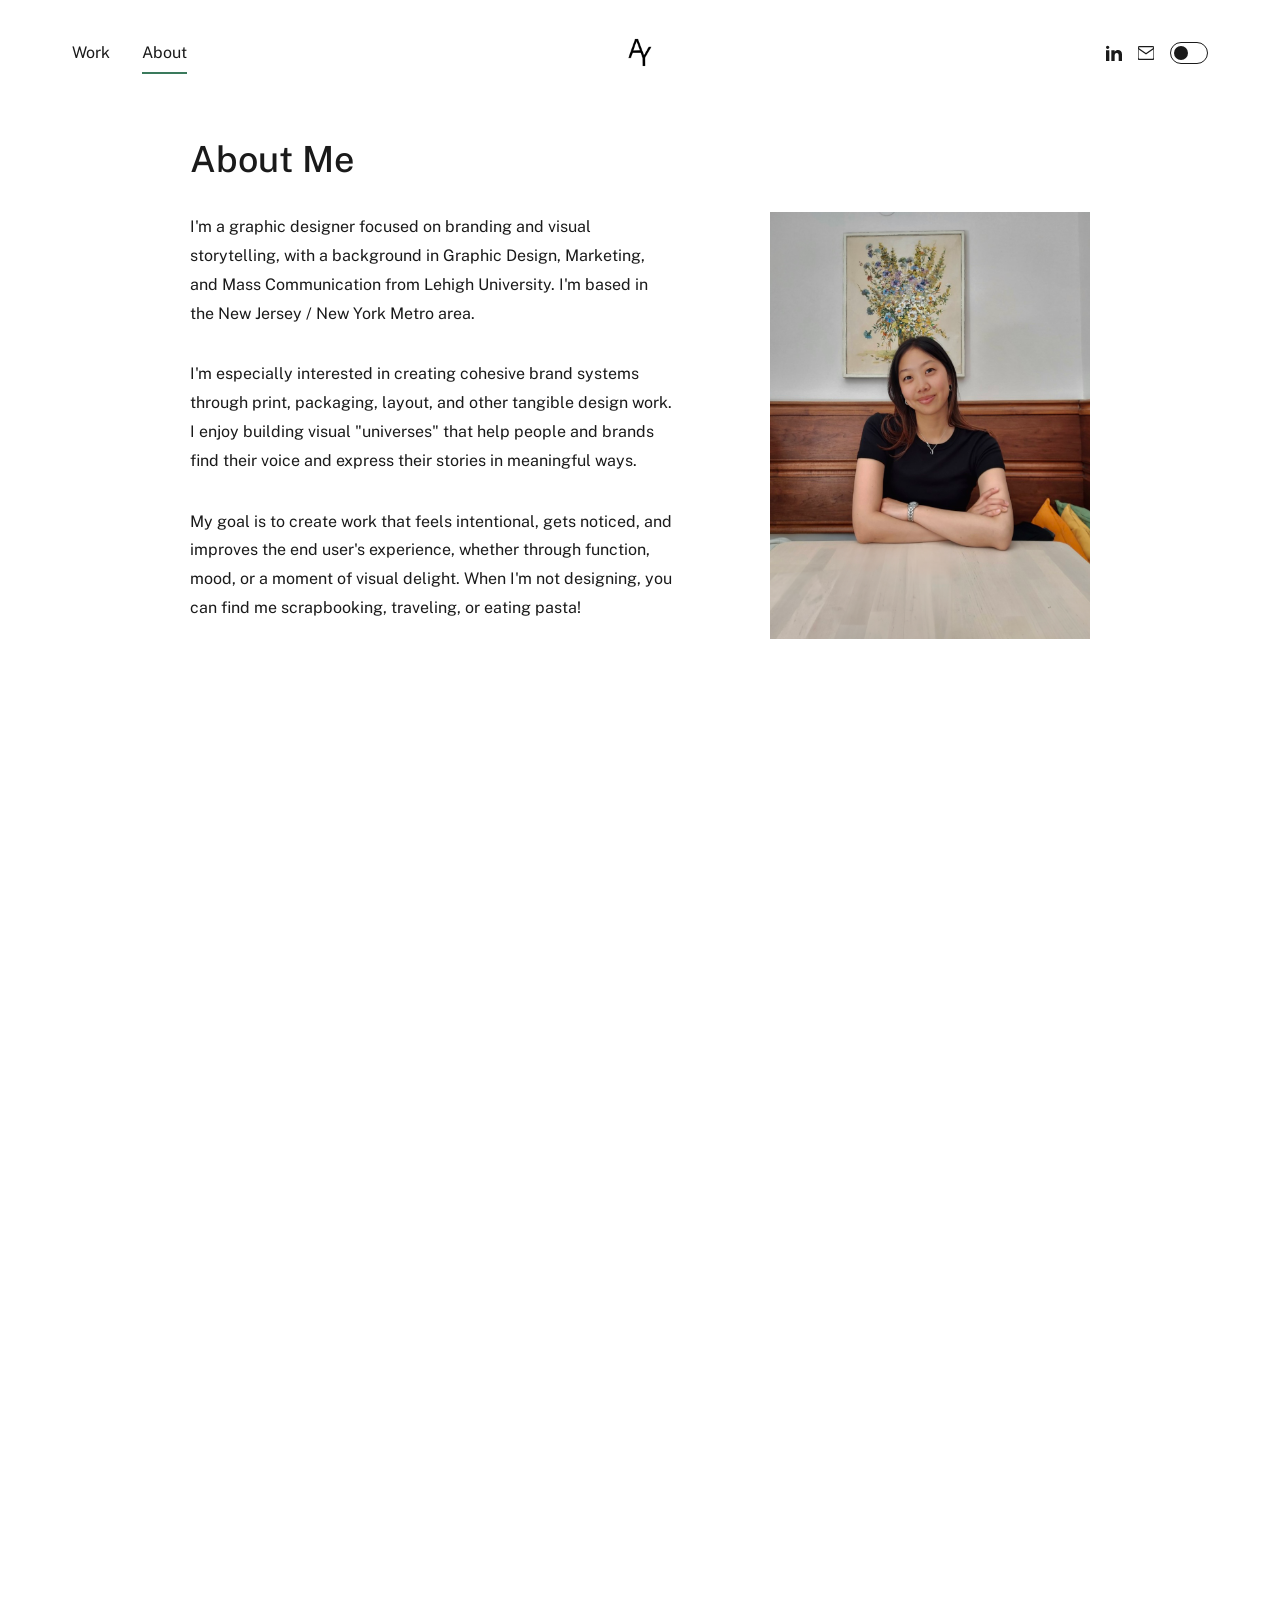
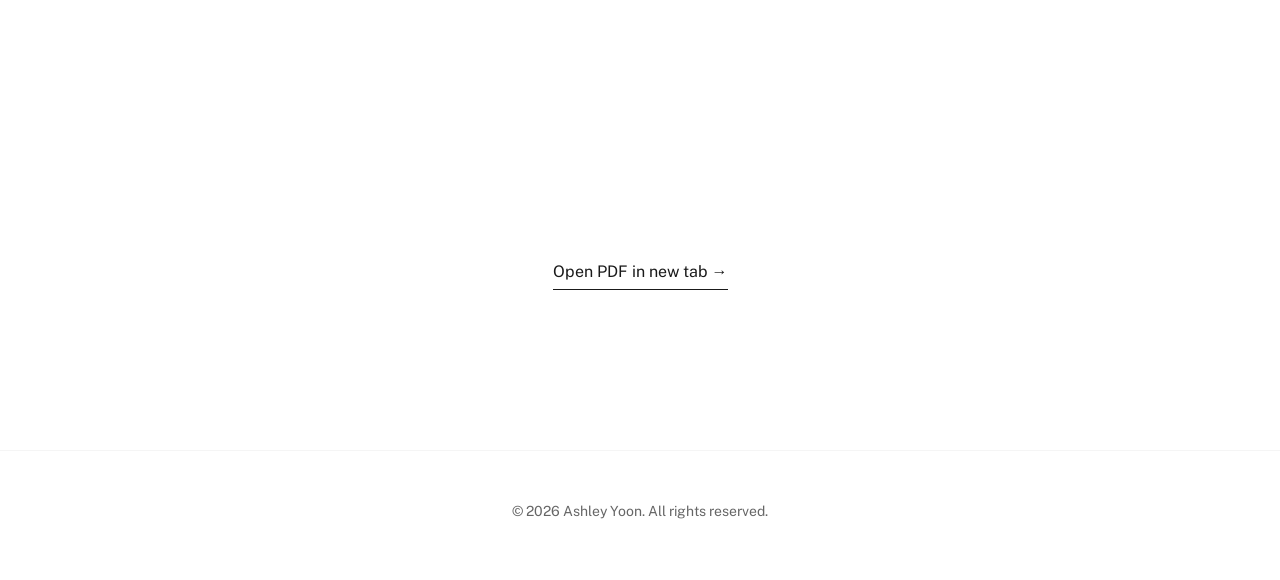
<file: about.html>
<!DOCTYPE html>
<html lang="en">
<head>
    <meta charset="UTF-8">
    <meta name="viewport" content="width=device-width, initial-scale=1.0">
    <meta name="description" content="About Ashley Yoon - Graphic designer with marketing and mass communications background.">
    <meta name="author" content="Ashley Yoon">
    <link rel="icon" type="image/png" href="images/logo.png">
    <title>About | Ashley Yoon</title>

    <!-- Google Fonts -->
    <link rel="preconnect" href="https://fonts.googleapis.com">
    <link rel="preconnect" href="https://fonts.gstatic.com" crossorigin>
    <link href="https://fonts.googleapis.com/css2?family=Public+Sans:ital,wght@0,100..900;1,100..900&display=swap" rel="stylesheet">

    <!-- CSS -->
    <link rel="stylesheet" href="css/reset.css">
    <link rel="stylesheet" href="css/variables.css">
    <link rel="stylesheet" href="css/typography.css">
    <link rel="stylesheet" href="css/layout.css">
    <link rel="stylesheet" href="css/components.css">
    <link rel="stylesheet" href="css/responsive.css">
</head>
<body>
    <canvas id="ripple-canvas"></canvas>

    <!-- Header & Navigation -->
    <header class="site-header">
        <nav class="main-nav">
            <ul class="nav-left">
                <li><a href="work.html">Work</a></li>
                <li><a href="about.html" class="active">About</a></li>
            </ul>
            <a href="work.html" class="nav-logo">
                <img src="images/logo.png" alt="Ashley Yoon">
            </a>
            <div class="nav-right">
                <a href="https://www.linkedin.com/in/ashleyyoondesign/" target="_blank" rel="noopener" aria-label="LinkedIn" class="nav-icon">
                    <svg xmlns="http://www.w3.org/2000/svg" width="16" height="16" viewBox="0 0 24 24" fill="currentColor"><path d="M4.98 3.5c0 1.381-1.11 2.5-2.48 2.5s-2.48-1.119-2.48-2.5c0-1.38 1.11-2.5 2.48-2.5s2.48 1.12 2.48 2.5zm.02 4.5h-5v16h5v-16zm7.982 0h-4.968v16h4.969v-8.399c0-4.67 6.029-5.052 6.029 0v8.399h4.988v-10.131c0-7.88-8.922-7.593-11.018-3.714v-2.155z"/></svg>
                </a>
                <a href="#" aria-label="Email" class="nav-icon email-copy">
                    <svg xmlns="http://www.w3.org/2000/svg" width="16" height="16" viewBox="2 4 20 16" fill="none" stroke="currentColor" stroke-width="1.5" stroke-linecap="round" stroke-linejoin="round"><path d="M4 4h16c1.1 0 2 .9 2 2v12c0 1.1-.9 2-2 2H4c-1.1 0-2-.9-2-2V6c0-1.1.9-2 2-2z"/><polyline points="22,6 12,13 2,6"/></svg>
                </a>
                <button class="menu-toggle" aria-label="Toggle menu" aria-expanded="false">☰</button>
            </div>
        </nav>
    </header>

    <!-- Main Content -->
    <main>
        <!-- About Section -->
        <section class="py-lg">
            <div class="container">
                <div class="about-split">
                    <div class="about-text">
                        <h1>About Me</h1>
                        <p>
                            I'm a graphic designer focused on branding and visual storytelling, with a background in Graphic Design, Marketing, and Mass Communication from Lehigh University. I'm based in the New Jersey / New York Metro area.
                        </p>
                        <p>
                            I'm especially interested in creating cohesive brand systems through print, packaging, layout, and other tangible design work. I enjoy building visual "universes" that help people and brands find their voice and express their stories in meaningful ways.
                        </p>
                        <p>
                            My goal is to create work that feels intentional, gets noticed, and improves the end user's experience, whether through function, mood, or a moment of visual delight. When I'm not designing, you can find me scrapbooking, traveling, or eating pasta!
                        </p>
                    </div>
                    <div class="about-image">
                        <img src="assets/assets/Ashley headshot.png" alt="Ashley Yoon">
                    </div>
                </div>
            </div>
        </section>

        <!-- Resume Section -->
        <section class="py-lg">
            <div class="container" style="max-width: 900px; margin: 0 auto;">
                <iframe src="assets/assets/ashley-yoon-resume.pdf?v=4" width="100%" height="1100px" style="border: none; max-width: 100%;" class="about-resume-iframe"></iframe>
                <p style="text-align: center; margin-top: 1rem; font-size: var(--font-size-small); color: var(--color-secondary);">
                    <a href="assets/assets/ashley-yoon-resume.pdf?v=4" target="_blank" class="case-study-link">Open PDF in new tab →</a>
                </p>
            </div>
        </section>
    </main>

    <!-- Footer -->
    <footer class="site-footer">
        <div class="container">
            <p>&copy; 2026 Ashley Yoon. All rights reserved.</p>
        </div>
    </footer>

    <!-- Back to Top Button -->
    <button class="back-to-top" aria-label="Back to top"></button>

    <!-- Scripts -->
    <script src="js/theme-toggle.js"></script>
    <script src="js/navigation.js"></script>
    <script src="js/utils.js"></script>
    <script src="js/home-effects.js"></script>
    <script src="js/back-to-top.js"></script>
</body>
</html>
</file>
<file: css/variables.css>
/* Design System Variables */

:root {
    /* Colors - Minimalistic palette */
    --color-primary: #1a1a1a;        /* Near black for text */
    --color-secondary: #666666;      /* Medium gray for secondary text */
    --color-accent: #2c2c2c;         /* Accent for hover states */
    --color-background: #ffffff;     /* Pure white background */
    --color-light-gray: #f5f5f5;     /* Light gray for subtle backgrounds */

    /* Typography - Public Sans */
    --font-body: "Public Sans", Arial, sans-serif;
    --font-heading: "Public Sans", Arial, sans-serif;
    --font-weight-normal: 400;
    --font-weight-medium: 500;
    --font-weight-bold: 700;

    /* Font sizes - Responsive scale */
    --font-size-base: 16px;
    --font-size-small: 0.875rem;     /* 14px */
    --font-size-body: 1rem;          /* 16px */
    --font-size-h4: 1.25rem;         /* 20px */
    --font-size-h3: 1.5rem;          /* 24px */
    --font-size-h2: 1.75rem;         /* 28px */
    --font-size-h1: 2.25rem;         /* 36px */
    --font-size-hero: 4rem;          /* 64px */

    /* Spacing - 8px base system */
    --spacing-xs: 0.5rem;    /* 8px */
    --spacing-sm: 1rem;      /* 16px */
    --spacing-md: 2rem;      /* 32px */
    --spacing-lg: 3rem;      /* 48px */
    --spacing-xl: 4rem;      /* 64px */
    --spacing-xxl: 6rem;     /* 96px */

    /* Layout */
    --max-width-content: 1200px;
    --max-width-text: 700px;
    --border-radius: 0;              /* No rounded corners for minimalism */

    /* Transitions */
    --transition-fast: 0.15s ease;
    --transition-base: 0.3s ease;
    --transition-slow: 0.5s ease;
}

/* Theme transitions — only active after first paint (prevents flash on page load) */
html.theme-ready body,
html.theme-ready .site-header {
    transition: background-color var(--transition-base);
}

/* Dark mode - Lights Off */
[data-theme="dark"] {
    --color-primary: #e5e5e5;        /* Light text */
    --color-secondary: #999999;      /* Light gray for secondary text */
    --color-accent: #d3d3d3;         /* Light accent for hover states */
    --color-background: #1a1a1a;     /* Dark background */
    --color-light-gray: #2c2c2c;     /* Dark gray for subtle backgrounds */
}
</file>
<file: css/typography.css>
/* Typography System */

* {
    font-family: var(--font-body);
}

body {
    font-family: var(--font-body);
    font-size: var(--font-size-body);
    line-height: 1.6;
    color: var(--color-primary);
    font-weight: var(--font-weight-normal);
}

h1, h2, h3, h4, h5, h6 {
    font-family: var(--font-heading);
    font-weight: var(--font-weight-medium);
    line-height: 1.2;
    margin-bottom: var(--spacing-sm);
}

h1 {
    font-size: var(--font-size-h1);
}

h2 {
    font-size: var(--font-size-h2);
}

h3 {
    font-size: var(--font-size-h3);
}

h4 {
    font-size: var(--font-size-h4);
}

.hero-title {
    font-family: var(--font-heading);
    font-size: var(--font-size-hero);
    font-weight: var(--font-weight-medium);
    letter-spacing: -0.02em;
    line-height: 1.1;
}

.subtitle {
    font-family: var(--font-body);
    font-size: var(--font-size-h3);
    color: var(--color-secondary);
    font-weight: var(--font-weight-normal);
}

p {
    margin-bottom: var(--spacing-sm);
    line-height: 1.8;
}

a {
    color: var(--color-primary);
    text-decoration: none;
    transition: opacity var(--transition-fast);
}

a:hover {
    opacity: 0.6;
}

a:focus-visible {
    outline: 2px solid var(--color-primary);
    outline-offset: 4px;
}

.text-secondary {
    color: var(--color-secondary);
}

.text-small {
    font-size: var(--font-size-small);
}
</file>
<file: css/layout.css>
/* Layout System */

body {
    background: var(--color-background);
    padding-top: 90px; /* Account for fixed header + nav top padding */
}

/* Container system */
.container {
    max-width: var(--max-width-content);
    margin: 0 auto;
    padding: 0 var(--spacing-md);
}

.container-narrow {
    max-width: var(--max-width-text);
    margin: 0 auto;
    padding: 0 var(--spacing-md);
}

/* Section spacing */
section {
    padding: var(--spacing-xl) 0;
}

.section-hero {
    min-height: calc(100vh - 70px);
    display: flex;
    align-items: center;
    justify-content: center;
    padding: var(--spacing-xl) 0;
}

.hero-split {
    display: flex;
    align-items: center;
    width: 100%;
    max-width: 800px;
    padding: 0 var(--spacing-md);
    margin: 0 auto;
}

.hero-name {
    flex: 1;
    display: flex;
    flex-direction: column;
    align-items: flex-end;
    text-align: right;
    padding-right: var(--spacing-sm);
}

.hero-name span {
    font-family: var(--font-heading);
    font-size: 5.5rem;
    font-weight: var(--font-weight-bold);
    line-height: 1;
    letter-spacing: -0.02em;
    display: block;
}

.hero-bio {
    flex: 1;
    text-align: left;
    padding-left: var(--spacing-sm);
}

.hero-bio p {
    font-size: var(--font-size-h3);
    font-weight: var(--font-weight-bold);
    line-height: 1.26;
    color: var(--color-primary);
    margin: 0;
}

.section-centered {
    text-align: center;
}

/* About page split layout */
.about-split {
    display: flex;
    align-items: flex-end;
    gap: var(--spacing-xxl);
    max-width: 900px;
    margin: 0 auto;
}

.about-text {
    flex: 1;
}

.about-text h1 {
    margin-bottom: var(--spacing-md);
}

.about-text p + p {
    margin-top: var(--spacing-md);
}

.about-image {
    flex: 0 0 320px;
}

.about-image img {
    width: 100%;
    display: block;
}

/* Grid system */
.grid {
    display: grid;
    gap: var(--spacing-md);
}

.grid-2 {
    grid-template-columns: repeat(auto-fit, minmax(300px, 1fr));
}

.grid-3 {
    grid-template-columns: repeat(auto-fit, minmax(250px, 1fr));
}

/* Flexbox utilities */
.flex {
    display: flex;
}

.flex-center {
    display: flex;
    align-items: center;
    justify-content: center;
}

.flex-between {
    display: flex;
    align-items: center;
    justify-content: space-between;
}

.flex-column {
    display: flex;
    flex-direction: column;
}

.gap-sm {
    gap: var(--spacing-sm);
}

.gap-md {
    gap: var(--spacing-md);
}

.gap-lg {
    gap: var(--spacing-lg);
}

/* Spacing utilities */
.mt-sm { margin-top: var(--spacing-sm); }
.mt-md { margin-top: var(--spacing-md); }
.mt-lg { margin-top: var(--spacing-lg); }
.mt-xl { margin-top: var(--spacing-xl); }

.mb-sm { margin-bottom: var(--spacing-sm); }
.mb-md { margin-bottom: var(--spacing-md); }
.mb-lg { margin-bottom: var(--spacing-lg); }
.mb-xl { margin-bottom: var(--spacing-xl); }

.py-sm { padding-top: var(--spacing-sm); padding-bottom: var(--spacing-sm); }
.py-md { padding-top: var(--spacing-md); padding-bottom: var(--spacing-md); }
.py-lg { padding-top: var(--spacing-lg); padding-bottom: var(--spacing-lg); }
</file>
<file: css/components.css>
/* Component Styles */

/* ============================================
   HEADER & NAVIGATION
   ============================================ */

.site-header {
    position: fixed;
    top: 0;
    left: 0;
    right: 0;
    width: 100%;
    background: var(--color-background);
    border-bottom: none;
    z-index: 100;
    transition: box-shadow var(--transition-base);
}

/* Scroll progress bar */
.scroll-progress {
    position: absolute;
    bottom: -2px;
    left: 0;
    height: 2px;
    width: 0%;
    background: #3a7a5c;
    transition: width 0.05s linear;
}

.site-header .nav-left a,
.site-header .nav-icon {
    color: var(--color-primary);
    transition: color var(--transition-fast);
}

.site-header .nav-icon:hover {
    color: #3a7a5c !important;
}


.main-nav {
    display: grid;
    grid-template-columns: 1fr auto 1fr;
    align-items: center;
    padding: var(--spacing-md) var(--spacing-md) var(--spacing-sm);
    max-width: var(--max-width-content);
    margin: 0 auto;
}

.nav-left {
    display: flex;
    gap: var(--spacing-md);
    list-style: none;
    margin: 0;
    padding: 0;
}

.nav-left a {
    padding: var(--spacing-xs) 0;
    position: relative;
    display: inline-block;
    transition: color var(--transition-fast);
}

.nav-left a:hover {
    color: #3a7a5c !important;
}

.nav-left a.active::after {
    content: '';
    position: absolute;
    bottom: 0;
    left: 0;
    width: 100%;
    height: 2px;
    background: #3a7a5c;
}

.nav-logo {
    display: flex;
    justify-content: center;
    align-items: center;
}

.nav-logo img {
    height: 36px;
    width: auto;
    transition: filter var(--transition-fast);
}

.nav-logo:hover img {
    filter: brightness(0) saturate(100%) invert(13%) sepia(89%) saturate(756%) hue-rotate(130deg) brightness(0.9);
}

.nav-right {
    display: flex;
    gap: var(--spacing-sm);
    align-items: center;
    justify-content: flex-end;
}

.nav-icon {
    display: flex;
    align-items: center;
    color: var(--color-primary);
    transition: opacity var(--transition-fast);
}

.nav-icon:hover {
    color: #3a7a5c;
    opacity: 1;
}

.nav-mobile-icons {
    display: none;
}

.menu-toggle {
    display: none;
    background: none;
    border: none;
    font-size: 1.5rem;
    cursor: pointer;
    padding: var(--spacing-xs);
    line-height: 1;
}

/* ============================================
   BUTTONS
   ============================================ */

.btn {
    display: inline-block;
    padding: var(--spacing-sm) var(--spacing-md);
    border: 2px solid var(--color-primary);
    font-family: var(--font-body);
    font-size: var(--font-size-body);
    font-weight: var(--font-weight-medium);
    text-align: center;
    cursor: pointer;
    transition: all var(--transition-base);
    background: transparent;
}

.btn:hover {
    background: var(--color-primary);
    color: var(--color-background);
    opacity: 1;
}

.btn-primary {
    background: var(--color-primary);
    color: var(--color-background);
}

.btn-primary:hover {
    background: var(--color-accent);
    border-color: var(--color-accent);
}

/* ============================================
   GALLERY FILTER DROPDOWN
   ============================================ */

.gallery-filter {
    display: flex;
    align-items: center;
    gap: var(--spacing-sm);
    margin-bottom: var(--spacing-lg);
    justify-content: center;
}

.gallery-filter label {
    font-size: var(--font-size-body);
    color: var(--color-secondary);
    font-weight: var(--font-weight-medium);
}

.dropdown-filter {
    padding: var(--spacing-xs) var(--spacing-sm);
    font-family: var(--font-body);
    font-size: var(--font-size-body);
    color: var(--color-primary);
    background: var(--color-background);
    border: none;
    border-radius: 0;
    cursor: pointer;
    min-width: 200px;
    appearance: none;
    background-image: url("data:image/svg+xml,%3Csvg width='12' height='8' viewBox='0 0 12 8' fill='none' xmlns='http://www.w3.org/2000/svg'%3E%3Cpath d='M1 1L6 6L11 1' stroke='%231a1a1a' stroke-width='2' stroke-linecap='round' stroke-linejoin='round'/%3E%3C/svg%3E");
    background-repeat: no-repeat;
    background-position: right 12px center;
    padding-right: 40px;
    transition: all var(--transition-base);
}

.dropdown-filter:hover {
    background-color: var(--color-light-gray);
}

.dropdown-filter:focus {
    outline: none;
}

/* ============================================
   GALLERY GRID
   ============================================ */

.gallery-grid {
    display: grid;
    grid-template-columns: repeat(auto-fill, minmax(300px, 1fr));
    gap: var(--spacing-md);
    margin-top: var(--spacing-lg);
}

.project-card {
    cursor: pointer;
    opacity: 0;
    animation: fadeIn 0.5s forwards;
    transition: transform var(--transition-base);
    will-change: opacity;
}

.project-card.hidden {
    display: none;
}

.project-card:hover {
    transform: none;
}

.project-image {
    aspect-ratio: 4 / 3;
    overflow: hidden;
    background: var(--color-light-gray);
    position: relative;
}

.project-image::after {
    content: '';
    position: absolute;
    inset: 0;
    background: var(--color-light-gray);
    opacity: 0;
    transition: opacity var(--transition-base);
    pointer-events: none;
}

.project-card:hover .project-image::after {
    opacity: 0.35;
}

.project-image img {
    width: 100%;
    height: 100%;
    object-fit: cover;
    transition: none;
}

.project-card:hover .project-image img {
    transform: none;
}

.project-info {
    padding: var(--spacing-sm) 0;
}

.project-title {
    font-size: var(--font-size-h4);
    margin-bottom: var(--spacing-xs);
    font-weight: var(--font-weight-medium);
}

.project-description {
    color: var(--color-secondary);
    font-size: var(--font-size-body);
    margin-bottom: var(--spacing-xs);
}

.project-category {
    display: inline-block;
    font-size: var(--font-size-small);
    color: var(--color-secondary);
    text-transform: uppercase;
    letter-spacing: 0.05em;
    margin-top: var(--spacing-xs);
}

.project-year {
    font-size: var(--font-size-small);
    color: var(--color-secondary);
}

/* ============================================
   LIGHTBOX MODAL
   ============================================ */

.lightbox {
    position: fixed;
    top: 0;
    left: 0;
    width: 100%;
    height: 100%;
    background: rgba(0, 0, 0, 0.95);
    display: flex;
    justify-content: center;
    align-items: center;
    opacity: 0;
    visibility: hidden;
    transition: all var(--transition-base);
    z-index: 1000;
    padding: var(--spacing-md);
}

.lightbox.active {
    opacity: 1;
    visibility: visible;
}

.lightbox-content {
    max-width: 90%;
    max-height: 90%;
    position: relative;
    animation: lightboxSlideIn 0.3s ease;
}

.lightbox-close {
    position: absolute;
    top: -50px;
    right: 0;
    background: none;
    border: none;
    color: white;
    font-size: 2.5rem;
    cursor: pointer;
    padding: 0;
    width: 44px;
    height: 44px;
    line-height: 1;
    transition: opacity var(--transition-fast);
}

.lightbox-close:hover {
    opacity: 0.6;
}

.lightbox-image {
    max-width: 100%;
    max-height: 70vh;
    object-fit: contain;
    display: block;
}

.lightbox-info {
    color: white;
    margin-top: var(--spacing-sm);
    text-align: center;
}

.lightbox-info h2 {
    margin-bottom: var(--spacing-xs);
    color: white;
}

.lightbox-info p {
    color: rgba(255, 255, 255, 0.8);
}

/* ============================================
   FOOTER
   ============================================ */

.site-footer {
    border-top: 1px solid var(--color-light-gray);
    padding: var(--spacing-lg) 0;
    text-align: center;
    color: var(--color-secondary);
    margin-top: var(--spacing-xxl);
}

.site-footer p {
    font-size: var(--font-size-small);
    margin-bottom: var(--spacing-xs);
}

.social-links {
    display: flex;
    gap: var(--spacing-sm);
    justify-content: center;
    margin-top: var(--spacing-sm);
}

.social-links a {
    padding: var(--spacing-xs);
    transition: opacity var(--transition-fast);
}

.social-links a:hover {
    opacity: 0.6;
}

/* ============================================
   ANIMATIONS
   ============================================ */

@keyframes fadeIn {
    from {
        opacity: 0;
        transform: translateY(10px);
    }
    to {
        opacity: 1;
        transform: translateY(0);
    }
}

@keyframes lightboxSlideIn {
    from {
        opacity: 0;
        transform: scale(0.95);
    }
    to {
        opacity: 1;
        transform: scale(1);
    }
}

@keyframes slideUpFromBottom {
    from {
        opacity: 0;
        transform: translateY(50px);
    }
    to {
        opacity: 1;
        transform: translateY(0);
    }
}

/* ============================================
   HERO ANIMATION
   ============================================ */

.hero-animate {
    opacity: 0;
    animation: slideUpFromBottom 0.8s ease forwards;
}

.hero-title.hero-animate {
    animation-delay: 0.2s;
}

.subtitle.hero-animate {
    animation-delay: 0.4s;
}

/* ============================================
   HERO SECTION
   ============================================ */

.section-hero {
    position: relative;
    background: var(--color-background);
    overflow: hidden;
}

/* Cursor tracker canvas */
#ripple-canvas {
    position: fixed;
    top: 0;
    left: 0;
    width: 100%;
    height: 100%;
    pointer-events: none;
    z-index: 9999;
}

/* ============================================
   FEATURED PROJECTS
   ============================================ */

.featured-projects {
    padding: 0 var(--spacing-md);
    margin-top: var(--spacing-xxl);
    max-width: 60vw;
    margin-left: auto;
    margin-right: auto;
}

.featured-projects h2 {
    margin-bottom: var(--spacing-xl);
}

.featured-project {
    width: 100%;
    margin-bottom: var(--spacing-lg);
    position: relative;
    overflow: hidden;
}

.featured-project a {
    display: block;
    position: relative;
}

.featured-project img {
    width: 100%;
    height: 70vh;
    object-fit: cover;
    transition: transform var(--transition-slow);
}

.featured-project:hover img {
    transform: scale(1.02);
}

.featured-project-info {
    position: absolute;
    bottom: var(--spacing-lg);
    left: var(--spacing-lg);
    color: white;
    text-shadow: 0 2px 8px rgba(0, 0, 0, 0.3);
    z-index: 10;
}

.featured-project-info h3 {
    font-size: var(--font-size-h2);
    margin-bottom: var(--spacing-xs);
    color: white;
}

.featured-project-info p {
    font-family: var(--font-body);
    font-size: var(--font-size-body);
    color: rgba(255, 255, 255, 0.9);
    text-transform: uppercase;
    letter-spacing: 0.1em;
}

/* ============================================
   PROJECT PAGE STYLES
   ============================================ */

/* Back Button */
.back-button {
    background: none;
    border: none;
    font-family: var(--font-body);
    font-size: var(--font-size-body);
    color: var(--color-primary);
    cursor: pointer;
    padding: var(--spacing-xs) 0;
    transition: opacity var(--transition-fast);
    display: inline-flex;
    align-items: center;
    gap: var(--spacing-xs);
}

.back-button:hover {
    color: #3a7a5c;
    opacity: 1;
}

/* Project Header */
.project-header {
    padding: var(--spacing-lg) 0 var(--spacing-xs) 0;
    text-align: center;
}

.project-tag {
    font-size: var(--font-size-small);
    color: var(--color-secondary);
    text-transform: uppercase;
    letter-spacing: 0.1em;
    margin-top: var(--spacing-xs);
    margin-bottom: var(--spacing-sm);
}

.project-description-full {
    font-size: var(--font-size-body);
    color: var(--color-secondary);
    line-height: 1.6;
    margin-top: var(--spacing-md);
}

/* Project Cover Image */
.project-cover {
    width: 100%;
    padding: 0;
    margin: 0 0 var(--spacing-sm) 0;
    display: flex;
    justify-content: center;
}

.project-gallery,
.project-video {
    padding-top: 0;
    padding-bottom: var(--spacing-sm);
}

.project-cover img {
    width: 80%;
    height: auto;
    display: block;
    margin: 0 auto;
}

/* Project Details */
.project-details {
    border-top: 1px solid var(--color-light-gray);
    border-bottom: 1px solid var(--color-light-gray);
}

.project-text {
    font-size: var(--font-size-h4);
    line-height: 1.8;
    color: var(--color-secondary);
    margin-top: var(--spacing-md);
}

.project-links {
    margin-top: var(--spacing-lg);
}

.case-study-link {
    display: inline-block;
    font-size: var(--font-size-body);
    color: var(--color-primary);
    border-bottom: 1px solid var(--color-primary);
    padding-bottom: 2px;
    transition: opacity var(--transition-fast);
}

.case-study-link:hover {
    color: #3a7a5c;
    border-color: #3a7a5c;
    opacity: 1;
}

/* Project Image Grid */
.project-image-grid {
    display: grid;
    grid-template-columns: repeat(2, 1fr);
    gap: var(--spacing-sm);
    margin-top: var(--spacing-sm);
    max-width: 80%;
    margin-left: auto;
    margin-right: auto;
}

.project-image-item {
    width: 100%;
    background: var(--color-light-gray);
    min-height: 200px;
}

.project-image-item img {
    width: 100%;
    height: auto;
    display: block;
}

/* Other Projects section — extra top spacing for visual separation */
section:has(.project-carousel-wrapper) {
    padding-top: var(--spacing-xxl);
}

/* Other Projects Carousel */
.project-carousel-wrapper {
    position: relative;
}

.project-carousel {
    display: flex;
    gap: 1.5rem;
    overflow-x: auto;
    scroll-snap-type: x mandatory;
    -webkit-overflow-scrolling: touch;
    padding-bottom: 0.5rem;
    scrollbar-width: none;
}

.project-carousel::-webkit-scrollbar {
    display: none;
}

.project-carousel .project-card-link {
    flex: 0 0 calc(24% - 1rem);
    min-width: 200px;
    scroll-snap-align: start;
}

.project-carousel .project-title {
    font-size: var(--font-size-body);
}

.project-carousel .project-description {
    font-size: var(--font-size-small);
}

.project-carousel .project-info {
    padding: var(--spacing-xs) 0;
}

.carousel-nav {
    height: 0;
}

.carousel-btn {
    position: absolute;
    top: 35%;
    transform: translateY(-50%);
    background: none;
    border: none;
    cursor: pointer;
    font-size: 0;
    padding: 6px;
    opacity: 0.5;
    transition: opacity var(--transition-fast);
    z-index: 2;
    display: flex;
    align-items: center;
    justify-content: center;
}

.carousel-btn::before {
    content: '';
    display: block;
    width: 10px;
    height: 10px;
    border-top: 2px solid var(--color-primary);
    border-right: 2px solid var(--color-primary);
}

.carousel-btn-prev {
    left: 0;
}

.carousel-btn-prev::before {
    transform: rotate(-135deg) translateY(-2px);
}

.carousel-btn-next {
    right: 0;
}

.carousel-btn-next::before {
    transform: rotate(45deg) translateY(-2px);
}

.carousel-btn:hover {
    opacity: 1;
}

.carousel-btn:hover::before {
    border-color: #3a7a5c;
}

/* Image Lightbox */
.img-lightbox {
    display: none;
    position: fixed;
    inset: 0;
    background: rgba(0, 0, 0, 0.92);
    z-index: 1000;
    align-items: center;
    justify-content: center;
    cursor: zoom-out;
}

.img-lightbox.active {
    display: flex;
}

.img-lightbox-img {
    max-width: 85vw;
    max-height: 85vh;
    object-fit: contain;
    cursor: default;
    user-select: none;
}

.img-lightbox-close {
    position: absolute;
    top: 1.5rem;
    right: 1.5rem;
    background: none;
    border: none;
    color: #fff;
    font-size: 2rem;
    cursor: pointer;
    line-height: 1;
    padding: 0;
    opacity: 0.7;
}

.img-lightbox-close:hover {
    opacity: 1;
}

.img-lightbox-prev,
.img-lightbox-next {
    position: absolute;
    top: 50%;
    transform: translateY(-50%);
    background: none;
    border: none;
    cursor: pointer;
    padding: 1rem;
    font-size: 0;
    opacity: 0.6;
    display: flex;
    align-items: center;
    justify-content: center;
}

.img-lightbox-prev::before,
.img-lightbox-next::before {
    content: '';
    display: block;
    width: 14px;
    height: 14px;
    border-top: 2px solid #fff;
    border-right: 2px solid #fff;
}

.img-lightbox-prev::before {
    transform: rotate(-135deg) translateY(-2px);
}

.img-lightbox-next::before {
    transform: rotate(45deg) translateY(-2px);
}

.img-lightbox-prev:hover,
.img-lightbox-next:hover {
    opacity: 1;
}

.img-lightbox-prev { left: 1rem; }
.img-lightbox-next { right: 1rem; }

/* Project Navigation */
.project-navigation {
    text-align: center;
    border-top: 1px solid var(--color-light-gray);
}

/* Other Projects link wrapper */
.project-card-link {
    display: block;
    color: inherit;
}

.project-card-link:hover {
    opacity: 1;
}

.project-card-link:hover .project-title,
.project-card:hover .project-title {
    color: #3a7a5c;
}

/* PDF Popup */
.pdf-popup {
    position: fixed;
    top: 0;
    left: 0;
    width: 100%;
    height: 100%;
    background: rgba(0, 0, 0, 0.95);
    display: flex;
    justify-content: center;
    align-items: center;
    opacity: 0;
    visibility: hidden;
    transition: all var(--transition-base);
    z-index: 2000;
}

.pdf-popup.active {
    opacity: 1;
    visibility: visible;
}

.pdf-popup-content {
    width: 90%;
    height: 90%;
    position: relative;
    background: white;
}

.pdf-popup-close {
    position: absolute;
    top: -50px;
    right: 0;
    background: none;
    border: none;
    color: white;
    font-size: 2.5rem;
    cursor: pointer;
    padding: 0;
    width: 44px;
    height: 44px;
    line-height: 1;
    transition: opacity var(--transition-fast);
}

.pdf-popup-close:hover {
    opacity: 0.6;
}

#pdf-iframe {
    width: 100%;
    height: 100%;
    border: none;
}

/* ============================================
   BACK TO TOP BUTTON
   ============================================ */

.back-to-top {
    position: fixed;
    bottom: var(--spacing-lg);
    right: var(--spacing-lg);
    width: 48px;
    height: 48px;
    background: transparent;
    border: none;
    cursor: pointer;
    opacity: 0;
    visibility: hidden;
    transition: all var(--transition-base);
    z-index: 1000;
    display: flex;
    align-items: center;
    justify-content: center;
}

.back-to-top.visible {
    opacity: 1;
    visibility: visible;
}

.back-to-top::before {
    content: '';
    display: block;
    width: 10px;
    height: 10px;
    border-top: 2px solid var(--color-primary);
    border-right: 2px solid var(--color-primary);
    transform: rotate(-45deg) translateY(2px);
    transition: all var(--transition-base);
}

.back-to-top:hover::after {
    content: '';
    position: absolute;
    width: 48px;
    height: 48px;
    background: var(--color-light-gray);
    border-radius: 50%;
    z-index: -1;
}

/* ============================================
   THEME TOGGLE (PILL SLIDER)
   ============================================ */

.theme-toggle-pill {
    width: 38px;
    height: 22px;
    border-radius: 11px;
    border: 1px solid var(--color-primary);
    background: transparent;
    cursor: pointer;
    padding: 3px;
    display: flex;
    align-items: center;
    transition: background var(--transition-base), border-color var(--transition-base);
    flex-shrink: 0;
    -webkit-appearance: none;
    appearance: none;
}

.theme-toggle-pill:hover {
    border-color: #3a7a5c;
}

.theme-toggle-pill:hover .theme-toggle-pill__circle {
    background: #3a7a5c;
}

.theme-toggle-pill__circle {
    width: 14px;
    height: 14px;
    border-radius: 50%;
    background: var(--color-primary);
    transition: transform 0.3s cubic-bezier(0.4, 0, 0.2, 1), background var(--transition-base);
    flex-shrink: 0;
}

/* Dark mode active: slide circle right, fill pill with primary color */
.theme-toggle-pill.is-dark {
    background: var(--color-primary);
    border-color: var(--color-primary);
}

.theme-toggle-pill.is-dark .theme-toggle-pill__circle {
    transform: translateX(16px);
    background: var(--color-background);
}

/* Logo inversion in dark mode */
[data-theme="dark"] .nav-logo img {
    filter: invert(1);
}

[data-theme="dark"] .nav-logo:hover img {
    filter: brightness(0) saturate(100%) invert(13%) sepia(89%) saturate(200%) hue-rotate(130deg) brightness(1.45);
}
</file>
<file: css/responsive.css>
/* Responsive Design */

/* ============================================
   TABLET AND MOBILE: 768px and below
   ============================================ */

@media (max-width: 768px) {
    :root {
        --font-size-hero: 2.5rem;     /* Reduce hero size for tablet */
        --font-size-h1: 2rem;
        --font-size-h2: 1.5rem;
        --spacing-xl: 3rem;
        --spacing-xxl: 4rem;
    }

    /* Mobile navigation */
    .site-header {
        border-bottom: none;
    }

    .menu-toggle {
        display: block;
        color: var(--color-primary);
    }

    /* Keep logo pinned to center column even when nav-left is fixed/out of flow */
    .nav-logo {
        grid-column: 2;
    }

    /* Remove active-link underline in dropdown (looks like a separator) */
    .nav-left a.active::after {
        display: none;
    }

    /* Social icons row at bottom of mobile dropdown */
    .nav-mobile-icons {
        display: flex;
        flex-direction: column;
        align-items: center;
        gap: var(--spacing-xs);
        padding: var(--spacing-sm) 0 var(--spacing-xs);
    }

    .nav-mobile-icon-row {
        display: flex;
        gap: var(--spacing-md);
    }

    .nav-mobile-icons a {
        display: flex;
        align-items: center;
        color: var(--color-primary);
    }

    /* Green tap feedback on mobile (mirrors desktop hover) */
    .nav-left a:active,
    .nav-mobile-icons a:active,
    .menu-toggle:active {
        color: #3a7a5c;
    }

    .theme-toggle-pill:active .theme-toggle-pill__circle {
        background: #3a7a5c;
    }

    .nav-logo:active img {
        filter: brightness(0) saturate(100%) invert(13%) sepia(89%) saturate(756%) hue-rotate(130deg) brightness(0.9);
    }

    [data-theme="dark"] .nav-logo:active img {
        filter: brightness(0) saturate(100%) invert(13%) sepia(89%) saturate(756%) hue-rotate(130deg) brightness(1.15);
    }

    /* Hide desktop toggle on mobile — it lives in the dropdown */
    .nav-right .theme-toggle-pill {
        display: none;
    }

    .nav-left {
        position: fixed;
        top: 80px;
        left: 0;
        width: 100%;
        background: var(--color-background);
        flex-direction: column;
        padding: var(--spacing-md);
        border-bottom: 1px solid var(--color-light-gray);
        transform: translateY(-100%);
        opacity: 0;
        visibility: hidden;
        transition: all var(--transition-base);
        box-shadow: 0 4px 8px rgba(0, 0, 0, 0.08);
        z-index: 99;
    }

    .nav-left.active {
        transform: translateY(0);
        opacity: 1;
        visibility: visible;
    }

    .nav-left li {
        padding: var(--spacing-xs) 0;
        text-align: center;
    }

    .nav-left a {
        display: block;
        padding: var(--spacing-sm) 0;
        font-size: var(--font-size-h4);
        color: var(--color-primary);
    }

    /* About page */
    .about-split {
        flex-direction: column-reverse;
    }

    .about-image {
        flex: 0 0 auto;
        width: 100%;
        max-width: 320px;
        margin: 0 auto;
    }

    /* Gallery adjustments */
    .gallery-grid {
        grid-template-columns: 1fr;
        gap: var(--spacing-md);
    }

    /* Section spacing */
    section {
        padding: var(--spacing-lg) 0;
    }

    .section-hero {
        min-height: 70vh;
        padding: var(--spacing-xl) 0;
    }

    /* Lightbox adjustments */
    .lightbox-close {
        top: -40px;
        font-size: 2rem;
    }

    .lightbox-content {
        max-width: 95%;
    }

    .lightbox-image {
        max-height: 60vh;
    }

    /* Featured projects on mobile */
    .featured-projects {
        max-width: 90vw;
    }

    .featured-project img {
        height: 50vh;
    }

    .featured-project-info {
        bottom: var(--spacing-md);
        left: var(--spacing-md);
    }

    .featured-project-info h3 {
        font-size: var(--font-size-h3);
    }

    /* Hero section — side-by-side on mobile, scaled down */
    .hero-split {
        flex-direction: row;
        flex-wrap: nowrap;
        gap: 0;
    }

    .hero-name span {
        font-size: 3.8rem !important;
    }

    .hero-bio p {
        font-size: 1.1rem;
    }

    /* Project pages — single column grid on mobile, full width */
    .project-image-grid {
        grid-template-columns: 1fr;
        max-width: 100%;
    }

    /* All project page images and videos full width on mobile */
    .project-cover img,
    .project-gallery img,
    .project-video img,
    .project-video video {
        width: 100% !important;
        margin-left: 0 !important;
        margin-right: 0 !important;
    }

    /* Carousel — smaller cards on mobile */
    .project-carousel .project-card-link {
        flex: 0 0 75vw;
        min-width: 220px;
    }

    /* Hide social icons from header on mobile — they live in the dropdown */
    .nav-right .nav-icon {
        display: none;
    }

    /* Responsive iframes — PDF and Figma embeds */
    iframe {
        width: 100% !important;
    }

    .project-gallery iframe,
    .py-lg iframe {
        height: 400px;
    }

    /* About page — resume iframe shorter on mobile */
    .about-resume-iframe {
        height: 600px;
    }

}

/* ============================================
   SMALL MOBILE: 480px and below
   ============================================ */

@media (max-width: 480px) {
    :root {
        --font-size-hero: 2rem;
        --font-size-h1: 1.75rem;
        --spacing-md: 1.5rem;
    }

    .container,
    .container-narrow {
        padding: 0 var(--spacing-sm);
    }

    .main-nav {
        padding: var(--spacing-md) var(--spacing-sm) var(--spacing-sm);
    }

    .nav-logo img {
        height: 28px;
    }

    .btn {
        padding: var(--spacing-sm);
        font-size: var(--font-size-small);
    }

    /* Even more compact spacing on very small screens */
    .gallery-grid {
        gap: var(--spacing-sm);
    }

    .hero-name span {
        font-size: 3rem !important;
    }

    .hero-bio p {
        font-size: var(--font-size-body);
    }

    /* Full-width carousel cards on very small screens */
    .project-carousel .project-card-link {
        flex: 0 0 85vw;
    }

    /* Shorter iframes on small mobile */
    .project-gallery iframe,
    .py-lg iframe {
        height: 300px;
    }
}

/* ============================================
   TABLET LANDSCAPE: 768px to 1024px
   ============================================ */

@media (min-width: 769px) and (max-width: 1024px) {
    .gallery-grid {
        grid-template-columns: repeat(2, 1fr);
    }
}

/* ============================================
   DESKTOP: 1024px and up
   ============================================ */

@media (min-width: 1024px) {
    .gallery-grid {
        grid-template-columns: repeat(3, 1fr);
    }
}

/* ============================================
   LARGE DESKTOP: 1440px and up
   ============================================ */

@media (min-width: 1440px) {
    :root {
        --max-width-content: 1400px;
    }
}

/* ============================================
   TOUCH DEVICE OPTIMIZATIONS
   ============================================ */

@media (hover: none) and (pointer: coarse) {
    /* Increase tap targets for touch devices */
    .nav-menu a,
    .btn,
    button,
    .project-card {
        min-height: 44px;
        min-width: 44px;
    }

    /* Disable hover effects on touch devices */
    .project-card:hover {
        transform: none;
    }

    .project-card:hover .project-image img {
        transform: none;
    }
}

/* ============================================
   ACCESSIBILITY: REDUCED MOTION
   ============================================ */

@media (prefers-reduced-motion: reduce) {
    *,
    *::before,
    *::after {
        animation-duration: 0.01ms !important;
        animation-iteration-count: 1 !important;
        transition-duration: 0.01ms !important;
    }
}

/* ============================================
   PRINT STYLES
   ============================================ */

@media print {
    .site-header,
    .site-footer,
    .menu-toggle,
    .gallery-filter,
    .lightbox {
        display: none;
    }

    body {
        color: black;
        background: white;
    }

    .project-card {
        page-break-inside: avoid;
    }
}
</file>
